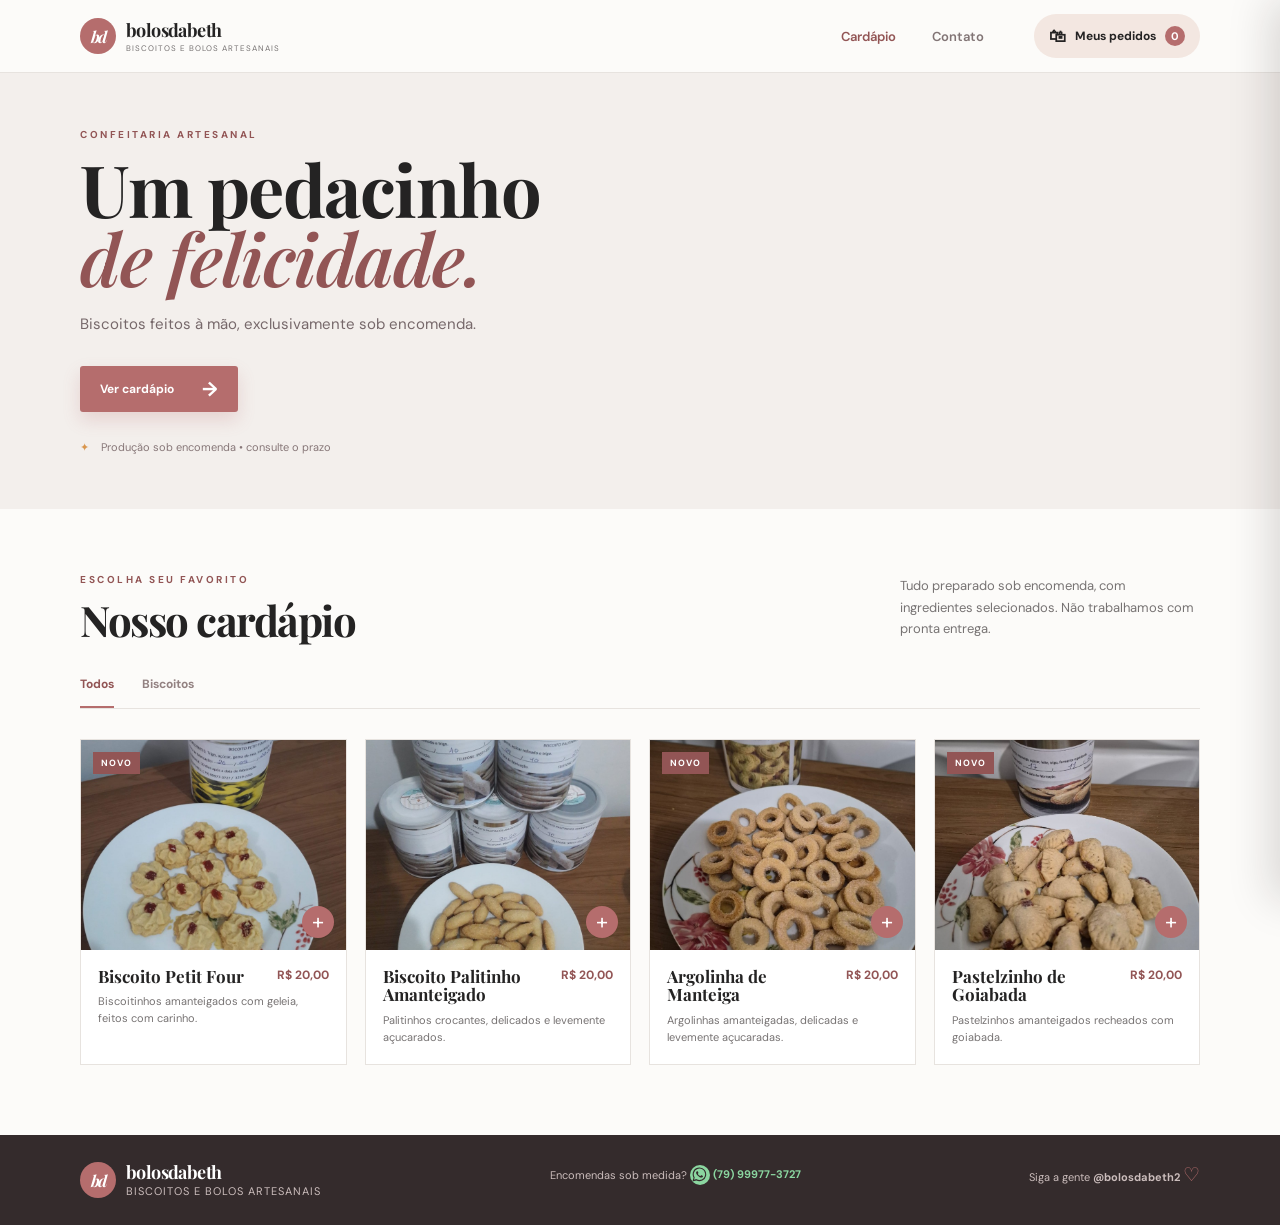
<file: index.html>
<!DOCTYPE html>
<html lang="pt-BR">
<head>
  <meta charset="UTF-8">
  <meta name="viewport" content="width=device-width, initial-scale=1.0">
  <title>bolosdabeth | Cardápio</title>
  <meta name="description" content="Biscoitos artesanais feitos sob encomenda.">
  <link rel="preconnect" href="https://fonts.googleapis.com">
  <link rel="preconnect" href="https://fonts.gstatic.com" crossorigin>
  <link href="https://fonts.googleapis.com/css2?family=DM+Sans:wght@400;500;600;700&family=Playfair+Display:wght@600;700;800&display=swap" rel="stylesheet">
  <link rel="stylesheet" href="styles.css">
</head>
<body>
  <header class="site-header">
    <div class="container header-inner">
      <a class="brand" href="#" aria-label="bolosdabeth início">
        <span class="brand-mark">bd</span>
        <span class="brand-copy">
          <strong>bolosdabeth</strong>
          <small>biscoitos e bolos artesanais</small>
        </span>
      </a>

      <nav class="main-nav" aria-label="Navegação principal">
        <a class="active" href="#cardapio">Cardápio</a>
        <a href="#contato">Contato</a>
      </nav>

      <button class="cart-button" id="cartButton" type="button" aria-label="Abrir carrinho">
        <span class="cart-icon">🛍</span>
        <span>Meus pedidos</span>
        <b id="cartCount">0</b>
      </button>
    </div>
  </header>

  <main>
    <section class="hero">
      <div class="hero-pattern" aria-hidden="true"></div>
      <div class="container hero-content">
        <div class="hero-copy">
          <p class="eyebrow">confeitaria artesanal</p>
          <h1>Um pedacinho<br><em>de felicidade.</em></h1>
          <p class="hero-description">Biscoitos feitos à mão, exclusivamente sob encomenda.</p>
          <a class="primary-button" href="#cardapio">Ver cardápio <span>→</span></a>
          <div class="hero-note">
            <span class="note-stars">✦</span>
            <span>Produção sob encomenda • consulte o prazo</span>
          </div>
        </div>
      </div>
    </section>

    <section class="menu-section container" id="cardapio">
      <div class="section-heading">
        <div>
          <p class="eyebrow">escolha seu favorito</p>
          <h2>Nosso cardápio</h2>
        </div>
        <p class="section-intro">Tudo preparado sob encomenda, com ingredientes selecionados. Não trabalhamos com pronta entrega.</p>
      </div>

      <div class="category-bar" role="tablist" aria-label="Categorias do cardápio">
        <button class="category-button active" data-category="todos" type="button">Todos</button>
        <button class="category-button" data-category="biscoitos" type="button">Biscoitos</button>
      </div>

      <div class="product-grid" id="productGrid">
        <article class="product-card" data-category="biscoitos">
          <div class="product-image">
            <span class="product-badge">novo</span>
            <img src="assets/biscoito-petit-four.jpeg" alt="Biscoitos Petit Four">
            <button class="quick-add" type="button" aria-label="Adicionar Biscoito Petit Four ao pedido" data-name="Biscoito Petit Four" data-price="20.00">+</button>
          </div>
          <div class="product-info">
            <div class="product-title"><h3>Biscoito Petit Four</h3><span>R$ 20,00</span></div>
            <p>Biscoitinhos amanteigados com geleia, feitos com carinho.</p>
          </div>
        </article>

        <article class="product-card" data-category="biscoitos">
          <div class="product-image">
            <img src="assets/biscoito-palitinho-amanteigado.jpeg" alt="Biscoitos palitinhos amanteigados">
            <button class="quick-add" type="button" aria-label="Adicionar Biscoito Palitinho Amanteigado ao pedido" data-name="Biscoito Palitinho Amanteigado" data-price="20.00">+</button>
          </div>
          <div class="product-info">
            <div class="product-title"><h3>Biscoito Palitinho Amanteigado</h3><span>R$ 20,00</span></div>
            <p>Palitinhos crocantes, delicados e levemente açucarados.</p>
          </div>
        </article>

        <article class="product-card" data-category="biscoitos">
          <div class="product-image">
            <span class="product-badge">novo</span>
            <img src="assets/argolinha-de-manteiga.jpeg" alt="Argolinha de Manteiga">
            <button class="quick-add" type="button" aria-label="Adicionar Argolinha de Manteiga ao pedido" data-name="Argolinha de Manteiga" data-price="20.00">+</button>
          </div>
          <div class="product-info">
            <div class="product-title"><h3>Argolinha de Manteiga</h3><span>R$ 20,00</span></div>
            <p>Argolinhas amanteigadas, delicadas e levemente açucaradas.</p>
          </div>
        </article>

        <article class="product-card" data-category="biscoitos">
          <div class="product-image">
            <span class="product-badge">novo</span>
            <img src="assets/pastelzinho-de-goiabada.jpeg" alt="Pastelzinho de Goiabada">
            <button class="quick-add" type="button" aria-label="Adicionar Pastelzinho de Goiabada ao pedido" data-name="Pastelzinho de Goiabada" data-price="20.00">+</button>
          </div>
          <div class="product-info">
            <div class="product-title"><h3>Pastelzinho de Goiabada</h3><span>R$ 20,00</span></div>
            <p>Pastelzinhos amanteigados recheados com goiabada.</p>
          </div>
        </article>

      </div>
    </section>

  </main>

  <footer id="contato">
    <div class="container footer-inner">
      <div class="brand footer-brand"><span class="brand-mark">bd</span><span class="brand-copy"><strong>bolosdabeth</strong><small>biscoitos e bolos artesanais</small></span></div>
      <p class="whatsapp-contact">Encomendas sob medida? <a href="https://wa.me/557999773727?text=Ol%C3%A1%2C%20vim%20pelo%20site%20bolosdabeth!" target="_blank" rel="noopener noreferrer"><span class="whatsapp-icon" aria-hidden="true"><svg viewBox="0 0 24 24" focusable="false"><path d="M12 2a9.7 9.7 0 0 0-8.4 14.55L2 22l5.6-1.55A9.7 9.7 0 1 0 12 2Zm0 17.7a8 8 0 0 1-4.1-1.13l-.3-.18-3.32.92.94-3.23-.2-.33A8 8 0 1 1 12 19.7Zm4.4-5.92c-.24-.12-1.4-.7-1.62-.78-.22-.08-.38-.12-.54.12-.16.24-.62.78-.76.94-.14.16-.28.18-.52.06-.24-.12-1-.37-1.9-1.18-.7-.63-1.18-1.4-1.32-1.64-.14-.24-.02-.37.1-.49l.36-.42c.12-.14.16-.24.24-.4.08-.16.04-.3-.02-.42-.06-.12-.54-1.3-.74-1.78-.2-.47-.4-.4-.54-.4h-.46c-.16 0-.42.06-.64.3-.22.24-.84.82-.84 2s.86 2.32.98 2.48c.12.16 1.68 2.56 4.07 3.59.57.25 1.01.4 1.36.51.57.18 1.1.15 1.51.09.46-.07 1.4-.57 1.6-1.12.2-.55.2-1.02.14-1.12-.06-.1-.22-.16-.46-.28Z"/></svg></span> <strong>(79) 99977-3727</strong></a></p>
      <p class="footer-social">Siga a gente <a href="https://www.instagram.com/bolosdabeth2/" target="_blank" rel="noopener noreferrer"><strong>@bolosdabeth2</strong></a> <span>♡</span></p>
    </div>
  </footer>

  <aside class="cart-drawer" id="cartDrawer" aria-label="Seu pedido" aria-hidden="true">
    <div class="drawer-header"><div><p class="eyebrow">seu pedido</p><h2>Minha sacola</h2></div><button id="closeCart" type="button" aria-label="Fechar carrinho">×</button></div>
    <div class="cart-items" id="cartItems"><div class="empty-cart"><span>♡</span><p>Sua sacola está vazia.</p><small>Escolha um doce para começar.</small></div></div>
    <div class="cart-footer">
      <fieldset class="delivery-options">
        <legend>Como deseja receber?</legend>
        <label><input type="radio" name="deliveryMethod" value="retirada"> Retirada na loja</label>
        <label><input type="radio" name="deliveryMethod" value="entrega"> Entrega — entrar em contato</label>
      </fieldset>
      <p class="phone-shipping-note hidden" id="phoneShippingNote">Para fazer a entrega, entre em contato pelo <a href="tel:+557999773727">(79) 99977-3727</a>.</p>
      <div class="total-row shipping-row hidden" id="shippingRow"><span>Frete</span><strong id="shippingTotal">R$ 0,00</strong></div>
      <div class="total-row"><span>Total</span><strong id="cartTotal">R$ 0,00</strong></div>
      <button class="checkout-button" type="button" id="checkoutButton">Finalizar compra <span>→</span></button>
    </div>
  </aside>
  <div class="drawer-overlay" id="drawerOverlay"></div>
  <div class="cart-toast" id="cartToast" role="status" aria-live="polite"></div>
  <script src="script.js"></script>
</body>
</html>
</file>
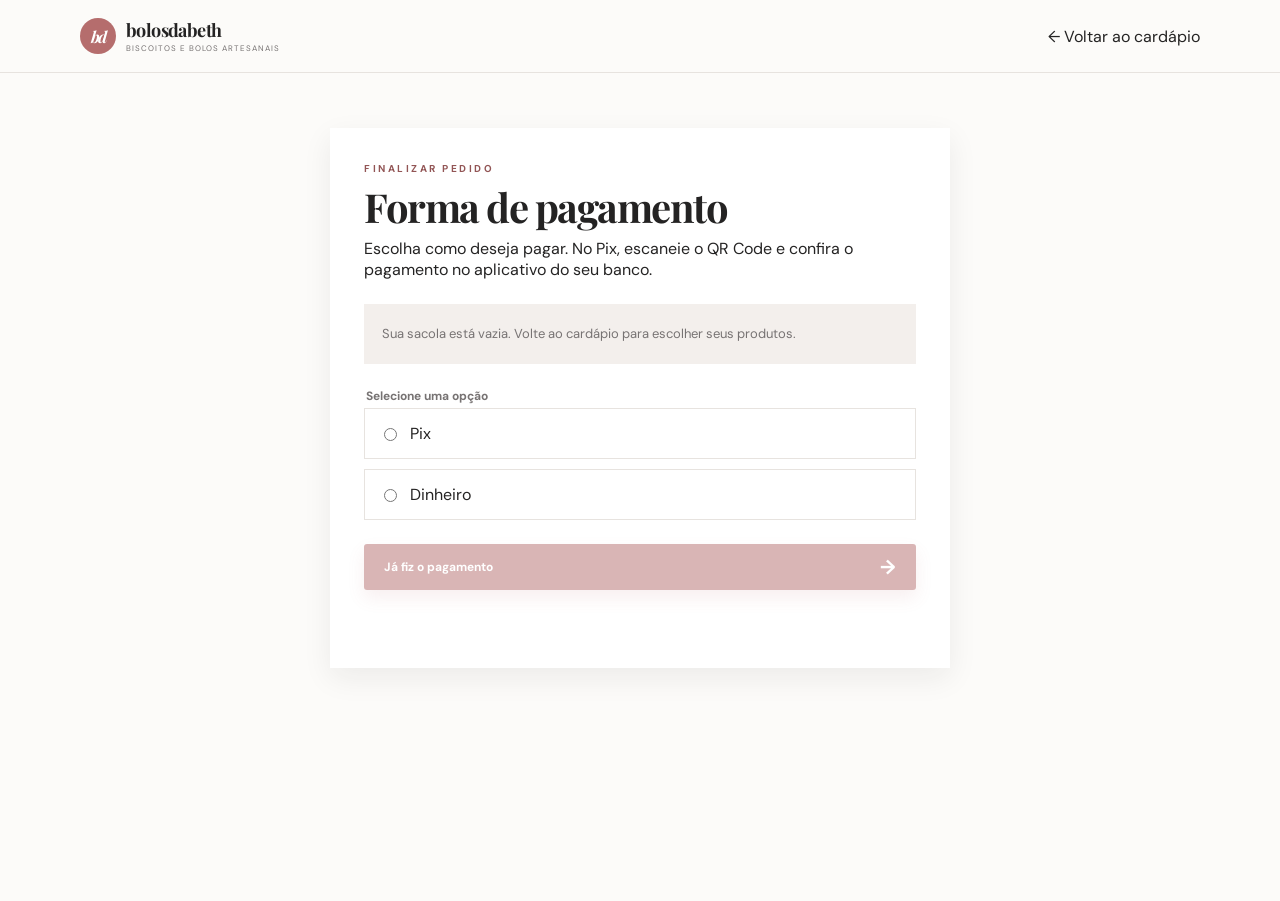
<file: pagamento.html>
<!DOCTYPE html>
<html lang="pt-BR">
<head>
  <meta charset="UTF-8">
  <meta name="viewport" content="width=device-width, initial-scale=1.0">
  <title>Pagamento | bolosdabeth</title>
  <link rel="preconnect" href="https://fonts.googleapis.com">
  <link rel="preconnect" href="https://fonts.gstatic.com" crossorigin>
  <link href="https://fonts.googleapis.com/css2?family=DM+Sans:wght@400;500;600;700&family=Playfair+Display:wght@600;700;800&display=swap" rel="stylesheet">
  <link rel="stylesheet" href="styles.css">
  <style>
    .payment-page { min-height: calc(100vh - 72px); padding: 55px 0; }
    .payment-card { width: min(620px, 100%); margin: 0 auto; padding: 34px; background: var(--paper); box-shadow: var(--shadow); }
    .payment-card h1 { margin: 8px 0 12px; font-size: 40px; }
    .payment-summary { margin: 24px 0; padding: 18px; background: var(--blush); color: var(--muted); font-size: 13px; line-height: 1.8; }
    .payment-summary strong { color: var(--rose-dark); }
    .payment-options { display: grid; gap: 10px; margin: 24px 0; padding: 0; border: 0; }
    .payment-options legend { margin-bottom: 4px; color: var(--muted); font-size: 12px; font-weight: 700; }
    .payment-option { display: flex; align-items: center; gap: 10px; border: 1px solid var(--line); padding: 14px; cursor: pointer; }
    .payment-option:has(input:checked) { border-color: var(--rose); background: var(--blush); }
    .payment-option input { accent-color: var(--rose); }
    .pix-payment { margin: 20px 0; padding: 18px; border: 1px solid var(--line); background: var(--blush); text-align: center; }
    .pix-payment #pixQrCode { display: grid; place-items: center; width: 220px; height: 220px; margin: 12px auto; background: #fff; }
    .pix-payment #pixQrCode img, .pix-payment #pixQrCode canvas { width: 220px; height: 220px; }
    .pix-payment p { color: var(--muted); font-size: 12px; line-height: 1.5; }
    .pix-copy { width: 100%; min-height: 72px; resize: vertical; border: 1px solid var(--line); padding: 10px; color: var(--muted); background: #fff; font: 10px/1.4 monospace; }
    .copy-pix { margin-top: 10px; border: 1px solid var(--rose); padding: 10px 14px; color: var(--rose-dark); background: transparent; font-size: 12px; font-weight: 700; cursor: pointer; }
    .payment-actions { display: grid; gap: 10px; }
    .payment-actions .primary-button { width: 100%; justify-content: space-between; }
    .payment-message { min-height: 20px; margin-top: 12px; color: var(--rose-dark); font-size: 12px; }
    @media (max-width: 700px) { .payment-page { padding: 28px 0; }.payment-card { padding: 24px 18px; }.payment-card h1 { font-size: 32px; } }
  </style>
</head>
<body>
  <header class="site-header">
    <div class="container header-inner">
      <a class="brand" href="index.html" aria-label="Voltar ao cardápio">
        <span class="brand-mark">bd</span>
        <span class="brand-copy"><strong>bolosdabeth</strong><small>biscoitos e bolos artesanais</small></span>
      </a>
      <a class="text-link" href="index.html">← Voltar ao cardápio</a>
    </div>
  </header>
  <main class="payment-page">
    <section class="payment-card">
      <p class="eyebrow">finalizar pedido</p>
      <h1>Forma de pagamento</h1>
      <p>Escolha como deseja pagar. No Pix, escaneie o QR Code e confira o pagamento no aplicativo do seu banco.</p>
      <div class="payment-summary" id="paymentSummary"></div>
      <fieldset class="payment-options">
        <legend>Selecione uma opção</legend>
        <label class="payment-option"><input class="payment-method" type="radio" name="paymentMethod" value="Pix"> Pix</label>
        <label class="payment-option"><input type="radio" name="paymentMethod" value="Dinheiro"> Dinheiro</label>
      </fieldset>
      <fieldset class="payment-options hidden" id="cashOptions">
        <legend>Troco</legend>
        <label class="payment-option"><input type="radio" name="changeNeeded" value="nao"> Não vou precisar de troco</label>
        <label class="payment-option"><input type="radio" name="changeNeeded" value="sim"> Vou precisar de troco</label>
        <label class="hidden" id="changeAmountField" for="changeAmount">
          Valor que vou pagar
          <input id="changeAmount" type="number" min="0.01" step="0.01" inputmode="decimal" placeholder="Ex.: 50,00">
        </label>
      </fieldset>
      <div class="pix-payment hidden" id="pixPayment">
        <strong>Pagamento via Pix</strong>
        <p>Escaneie o QR Code ou copie o código Pix. A confirmação do pagamento será feita manualmente.</p>
        <div id="pixQrCode" aria-label="QR Code Pix"></div>
        <textarea class="pix-copy" id="pixCopy" readonly placeholder="O código será gerado após escolher Pix."></textarea>
        <button class="copy-pix" id="copyPix" type="button">Copiar código Pix</button>
      </div>
      <div class="payment-actions">
        <button class="primary-button" id="confirmPayment" type="button">Já fiz o pagamento <span>→</span></button>
      </div>
      <p class="payment-message" id="paymentMessage" aria-live="polite"></p>
    </section>
  </main>
  <script src="qrcode.min.js"></script>
  <script src="pagamento.js"></script>
</body>
</html>
</file>
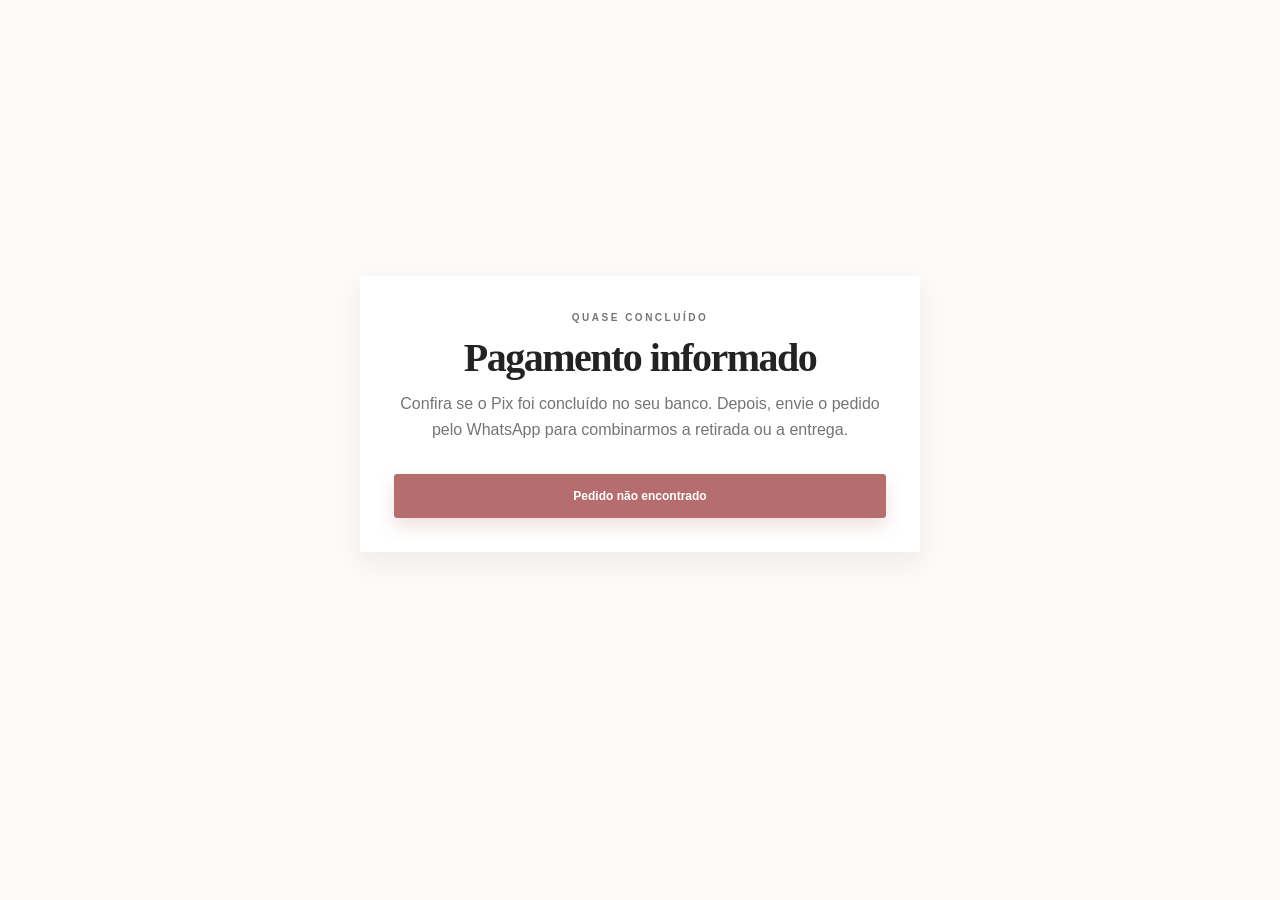
<file: pedido-enviado.html>
<!DOCTYPE html>
<html lang="pt-BR">
<head>
  <meta charset="UTF-8">
  <meta name="viewport" content="width=device-width, initial-scale=1.0">
  <title>Pedido | bolosdabeth</title>
  <link rel="stylesheet" href="styles.css">
  <style>
    .order-page { min-height: calc(100vh - 72px); display: grid; place-items: center; padding: 28px 0; }
    .order-card { width: min(560px, 100%); padding: 34px; background: var(--paper); box-shadow: var(--shadow); text-align: center; }
    .order-card h1 { margin: 8px 0 14px; font-size: 40px; }
    .order-card p { color: var(--muted); line-height: 1.6; }
    .order-card .primary-button { width: 100%; margin-top: 16px; }
  </style>
</head>
<body>
  <main class="order-page">
    <section class="order-card">
      <p class="eyebrow">quase concluído</p>
      <h1>Pagamento informado</h1>
      <p>Confira se o Pix foi concluído no seu banco. Depois, envie o pedido pelo WhatsApp para combinarmos a retirada ou a entrega.</p>
      <a class="primary-button" id="sendOrder" href="#">Enviar pedido pelo WhatsApp <span>→</span></a>
    </section>
  </main>
  <script>
    const order = localStorage.getItem("bolosdabeth-pending-order");
    const sendOrder = document.querySelector("#sendOrder");
    if (order) {
      sendOrder.href = `https://wa.me/557999773727?text=${encodeURIComponent(order)}`;
    } else {
      sendOrder.removeAttribute("href");
      sendOrder.textContent = "Pedido não encontrado";
    }
  </script>
</body>
</html>
</file>
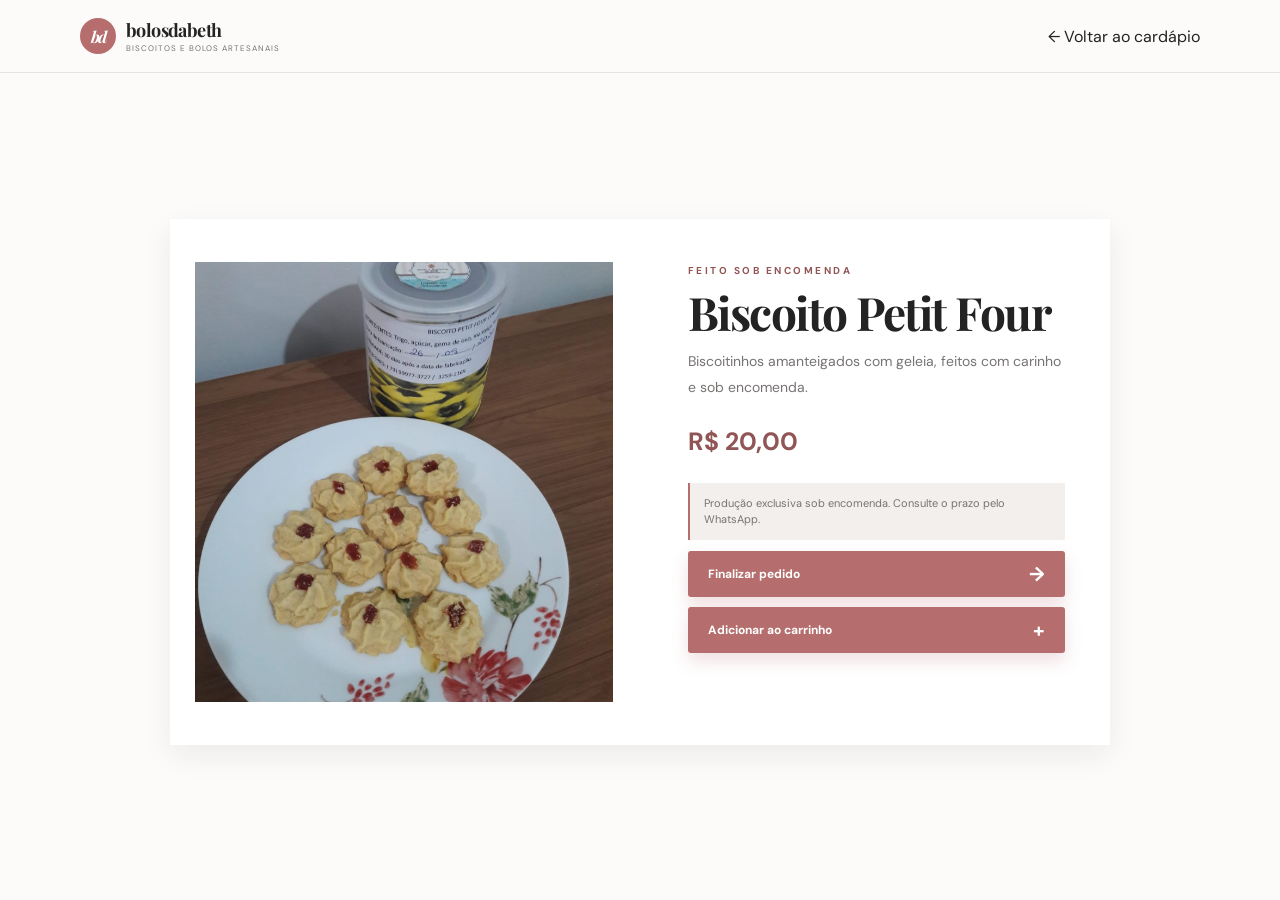
<file: produto.html>
<!DOCTYPE html>
<html lang="pt-BR">
<head>
  <meta charset="UTF-8">
  <meta name="viewport" content="width=device-width, initial-scale=1.0">
  <title>Produto | bolosdabeth</title>
  <link rel="preconnect" href="https://fonts.googleapis.com">
  <link rel="preconnect" href="https://fonts.gstatic.com" crossorigin>
  <link href="https://fonts.googleapis.com/css2?family=DM+Sans:wght@400;500;600;700&family=Playfair+Display:wght@600;700;800&display=swap" rel="stylesheet">
  <link rel="stylesheet" href="styles.css">
  <style>
    .product-detail { min-height: calc(100vh - 82px); display: grid; place-items: center; padding: 70px 0; }
    .detail-card { width: min(940px, 100%); display: grid; grid-template-columns: 1fr 1fr; gap: 55px; align-items: center; background: var(--paper); padding: 25px; box-shadow: var(--shadow); }
    .detail-image { width: 100%; height: 440px; object-fit: cover; }
    .header-contacts { display: flex; gap: 16px; margin-left: auto; color: var(--rose-dark); font-size: 11px; font-weight: 700; }
    .header-contacts a:hover { color: var(--rose); }
    .detail-copy { padding: 20px; }.detail-copy h1 { font-size: 46px; margin-bottom: 15px; }.detail-description { max-width: 380px; color: var(--muted); font-size: 14px; line-height: 1.8; margin-bottom: 25px; }
    .detail-price { display: block; color: var(--rose-dark); font-size: 25px; margin-bottom: 25px; }
    .order-note { max-width: 380px; padding: 12px 14px; border-left: 2px solid var(--rose); color: var(--muted); background: var(--blush); font-size: 11px; line-height: 1.5; }
    .detail-actions { display: grid; gap: 10px; max-width: 380px; }.detail-actions .primary-button, .secondary-button { width: 100%; justify-content: space-between; }.secondary-button { display: inline-flex; align-items: center; justify-content: space-between; gap: 28px; border: 1px solid var(--rose); border-radius: 3px; color: var(--rose-dark); background: transparent; padding: 14px 20px; font-size: 12px; font-weight: 700; }.secondary-button:hover { color: #fff; background: var(--rose); }
    .back-link { display: inline-flex; gap: 10px; color: var(--rose-dark); font-size: 12px; font-weight: 700; margin-bottom: 30px; }
    .detail-message { min-height: 20px; color: var(--rose-dark); font-size: 12px; margin-top: 15px; }
    @media (max-width: 700px) { .product-detail { min-height: calc(100vh - 64px); padding: 28px 0 42px; }.detail-card { grid-template-columns: 1fr; gap: 4px; padding: 14px; }.detail-image { height: min(58vw, 240px); }.detail-copy { padding: 18px 8px 8px; }.detail-copy h1 { font-size: 35px; line-height: 1; }.detail-description { font-size: 13px; line-height: 1.65; margin-bottom: 18px; }.detail-price { font-size: 23px; margin-bottom: 18px; }.order-note { margin-bottom: 20px; }.detail-actions { max-width: none; }.detail-actions a, .detail-actions button { min-height: 48px; }.header-contacts { gap: 8px; font-size: 9px; }.header-inner > .text-link { font-size: 11px; white-space: nowrap; }.header-inner > .text-link { border-bottom: 0; padding-bottom: 0; } }
  </style>
</head>
<body>
  <header class="site-header">
    <div class="container header-inner">
      <a class="brand" href="index.html" aria-label="Voltar ao cardápio">
        <span class="brand-mark">bd</span>
        <span class="brand-copy"><strong>bolosdabeth</strong><small>biscoitos e bolos artesanais</small></span>
      </a>
      <a class="text-link" href="index.html">← Voltar ao cardápio</a>
    </div>
  </header>
  <main class="product-detail">
    <article class="detail-card">
      <img class="detail-image" id="detailImage" alt="">
      <div class="detail-copy">
        <p class="eyebrow">feito sob encomenda</p>
        <h1 id="detailName"></h1>
        <p class="detail-description" id="detailDescription"></p>
        <strong class="detail-price" id="detailPrice"></strong>
        <p class="order-note">Produção exclusiva sob encomenda. Consulte o prazo pelo WhatsApp.</p>
        <div class="detail-actions">
          <button class="primary-button" id="detailCheckout" type="button">Finalizar pedido <span>→</span></button>
          <button class="primary-button" id="detailAdd" type="button">Adicionar ao carrinho <span>+</span></button>
        </div>
        <p class="detail-message" id="detailMessage" aria-live="polite"></p>
      </div>
    </article>
  </main>
  <script src="produto.js"></script>
</body>
</html>
</file>
<file: styles.css>
:root {
  --cream: #fcfbf9;
  --paper: #ffffff;
  --ink: #242323;
  --muted: #777373;
  --rose: #b56d6d;
  --rose-dark: #925555;
  --blush: #f3efec;
  --line: #e7e3df;
  --shadow: 0 10px 28px rgba(35, 29, 27, .07);
}

* { box-sizing: border-box; }
html { scroll-behavior: smooth; }
body { margin: 0; color: var(--ink); background: var(--cream); font-family: "DM Sans", sans-serif; }
button, a { font: inherit; }
a { color: inherit; text-decoration: none; }
.container { width: min(1120px, calc(100% - 48px)); margin: 0 auto; }

.site-header { background: rgba(252, 251, 249, .96); border-bottom: 1px solid var(--line); position: sticky; top: 0; z-index: 20; backdrop-filter: blur(14px); }
.header-inner { height: 72px; display: flex; align-items: center; justify-content: space-between; gap: 30px; }
.brand { display: flex; align-items: center; gap: 10px; }
.brand-mark { width: 36px; height: 36px; display: grid; place-items: center; border-radius: 50%; color: #fff; background: var(--rose); font-family: "Playfair Display", serif; font-size: 16px; font-weight: 700; font-style: italic; letter-spacing: -2px; }
.brand-copy { display: grid; line-height: 1; gap: 5px; }
.brand-copy strong { font-family: "Playfair Display", serif; font-size: 18px; letter-spacing: -.6px; color: var(--ink); }
.brand-copy small { color: var(--muted); font-size: 8px; letter-spacing: 1px; text-transform: uppercase; }
.main-nav { display: flex; gap: 36px; margin-left: auto; margin-right: 20px; }
.main-nav a { color: #817475; font-size: 13px; font-weight: 600; transition: color .2s; }
.main-nav a:hover, .main-nav a.active { color: var(--rose-dark); }
.cart-button { border: 0; border-radius: 99px; display: flex; align-items: center; gap: 9px; color: var(--ink); background: #f3e7e1; padding: 11px 15px; cursor: pointer; font-size: 12px; font-weight: 700; }
.cart-icon { font-size: 17px; }
.cart-button b { min-width: 20px; height: 20px; border-radius: 50%; display: grid; place-items: center; color: #fff; background: var(--rose); font-size: 11px; }

.hero { position: relative; overflow: hidden; background: var(--blush); }
.hero-pattern { display: none; }
.hero-content { min-height: 410px; position: relative; display: flex; align-items: center; }
.hero-copy { width: 100%; padding: 55px 0; position: relative; z-index: 1; }
.hero-heading-row { display: flex; align-items: center; gap: 70px; }
.hero-contacts { display: grid; gap: 12px; color: var(--rose-dark); font-size: 13px; font-weight: 700; }
.hero-contacts a:hover { color: var(--rose); }
.eyebrow { margin: 0 0 13px; color: var(--rose-dark); font-size: 10px; font-weight: 700; letter-spacing: 2.5px; text-transform: uppercase; }
h1, h2, h3, p { margin-top: 0; }
h1, h2 { font-family: "Playfair Display", serif; letter-spacing: -1.5px; }
h1 { margin-bottom: 20px; font-size: clamp(44px, 6vw, 72px); line-height: .96; }
h1 em { color: var(--rose-dark); font-weight: 600; }
.hero-description { max-width: 410px; color: #76686a; font-size: 15px; line-height: 1.7; margin-bottom: 28px; }
.primary-button, .checkout-button { display: inline-flex; align-items: center; justify-content: center; gap: 28px; border: 0; border-radius: 3px; color: #fff; background: var(--rose); padding: 15px 20px; font-size: 12px; font-weight: 700; box-shadow: 0 8px 18px rgba(181, 95, 99, .2); transition: transform .2s, background .2s; cursor: pointer; }
.primary-button:hover, .checkout-button:hover { background: var(--rose-dark); transform: translateY(-2px); }
.primary-button span, .checkout-button span { font-size: 20px; line-height: 10px; }
.hero-note { display: flex; gap: 10px; align-items: center; margin-top: 28px; color: #877778; font-size: 11px; }
.note-stars { color: #d9964d; letter-spacing: 2px; }
.hero-art { width: 46%; min-height: 420px; position: relative; display: grid; place-items: center; }
.hero-art img { width: 250px; height: 250px; object-fit: cover; border-radius: 50%; position: relative; z-index: 2; border: 7px solid rgba(255, 255, 255, .7); box-shadow: var(--shadow); }
.art-circle, .art-tag, .art-sparkle { display: none; }
.art-tag strong, .art-tag span { display: block; font-family: "Playfair Display", serif; }
.art-tag strong { color: var(--rose-dark); font-size: 18px; }
.art-tag span { font-size: 10px; }
.art-sparkle { position: absolute; color: #ce8581; font-size: 23px; z-index: 3; }
.sparkle-one { top: 65px; left: 16%; }.sparkle-two { right: 5%; top: 24%; font-size: 14px; }

.menu-section { padding-top: 64px; padding-bottom: 70px; }
.section-heading { display: flex; align-items: end; justify-content: space-between; gap: 50px; margin-bottom: 35px; }
h2 { font-size: 42px; line-height: 1; margin-bottom: 0; }
.section-intro { width: 300px; margin-bottom: 1px; color: var(--muted); font-size: 13px; line-height: 1.65; }
.category-bar { display: flex; gap: 28px; border-bottom: 1px solid var(--line); margin-bottom: 30px; overflow-x: auto; }
.category-button { border: 0; border-bottom: 2px solid transparent; white-space: nowrap; color: #938282; background: none; padding: 0 0 14px; cursor: pointer; font-size: 12px; font-weight: 700; }
.category-button:hover, .category-button.active { color: var(--rose-dark); border-bottom-color: var(--rose); }
.product-grid { display: grid; grid-template-columns: repeat(4, 1fr); gap: 18px; }
.product-card { background: var(--paper); border: 1px solid var(--line); cursor: pointer; transition: transform .2s, box-shadow .2s; }
.product-card:hover { transform: translateY(-3px); box-shadow: var(--shadow); }
.product-card:focus-visible { outline: 2px solid var(--rose); outline-offset: 4px; }
.hidden { display: none !important; }
.product-image { height: 210px; position: relative; overflow: hidden; background: var(--blush); }
.product-image img { width: 100%; height: 100%; object-fit: cover; transition: transform .4s; }
.product-card:hover .product-image img { transform: scale(1.05); }
.product-badge { position: absolute; top: 12px; left: 12px; z-index: 2; color: #fff; background: var(--rose-dark); padding: 5px 8px; font-size: 9px; font-weight: 700; letter-spacing: 1px; text-transform: uppercase; }
.quick-add { position: absolute; right: 12px; bottom: 12px; width: 32px; height: 32px; border: 0; border-radius: 50%; color: #fff; background: var(--rose); font-size: 22px; line-height: 1; cursor: pointer; transition: background .2s, transform .2s; }
.quick-add:hover { background: var(--rose-dark); transform: rotate(90deg); }
.product-info { padding: 17px 17px 19px; }
.product-title { display: flex; align-items: start; justify-content: space-between; gap: 8px; }
.product-title h3 { margin-bottom: 8px; font-family: "Playfair Display", serif; font-size: 17px; line-height: 1.1; }
.product-title span { color: var(--rose-dark); font-size: 12px; font-weight: 700; white-space: nowrap; }
.product-info p { min-height: 32px; margin: 0; color: var(--muted); font-size: 11px; line-height: 1.5; }

footer { background: #342b2c; color: #fff; padding: 27px 0; }.footer-inner { display: flex; align-items: center; justify-content: space-between; gap: 20px; }.footer-brand .brand-copy small, footer p { color: #cbbdbc; font-size: 11px; }.footer-brand .brand-copy strong { color: white; }.footer-social span { color: var(--rose); font-size: 19px; }.whatsapp-contact a { color: #8bd6a0; font-weight: 700; }.whatsapp-icon { width: 20px; height: 20px; display: inline-grid; place-items: center; border-radius: 50%; background: #8bd6a0; vertical-align: -5px; }.whatsapp-icon svg { width: 17px; height: 17px; fill: #342b2c; }

.cart-drawer { width: min(390px, 100%); height: 100vh; display: flex; flex-direction: column; position: fixed; top: 0; right: 0; z-index: 40; background: var(--paper); box-shadow: -10px 0 40px rgba(30, 20, 20, .15); transform: translateX(100%); transition: transform .3s ease; }
.cart-drawer.open { transform: translateX(0); }.drawer-overlay { position: fixed; inset: 0; z-index: 30; background: rgba(46, 31, 31, .35); opacity: 0; pointer-events: none; transition: opacity .3s; }.drawer-overlay.visible { opacity: 1; pointer-events: auto; }
.drawer-header { display: flex; justify-content: space-between; align-items: start; padding: 30px; border-bottom: 1px solid var(--line); }.drawer-header h2 { font-size: 32px; }.drawer-header button { border: 0; color: var(--muted); background: none; font-size: 30px; cursor: pointer; line-height: 1; }
.cart-items { flex: 1; overflow-y: auto; padding: 20px 30px; }.empty-cart { display: grid; place-items: center; padding: 70px 0; text-align: center; color: var(--muted); }.empty-cart span { color: var(--rose); font-size: 35px; }.empty-cart p { margin: 15px 0 5px; color: var(--ink); font-family: "Playfair Display", serif; font-size: 20px; }.empty-cart small { font-size: 11px; }
.cart-line { display: flex; justify-content: space-between; align-items: center; gap: 12px; padding: 14px 0; border-bottom: 1px solid var(--line); }.cart-line h3 { margin-bottom: 5px; font-family: "Playfair Display", serif; font-size: 16px; }.cart-line small { color: var(--muted); font-size: 11px; }.remove-item { border: 0; color: var(--rose-dark); background: none; cursor: pointer; font-size: 12px; }
.cart-footer { padding: 25px 30px 30px; border-top: 1px solid var(--line); }.total-row { display: flex; justify-content: space-between; align-items: center; margin-bottom: 20px; font-size: 13px; }.total-row strong { color: var(--rose-dark); font-size: 20px; }.checkout-button { width: 100%; justify-content: space-between; }
.phone-shipping-note { margin: 12px 0 16px; color: var(--muted); font-size: 11px; line-height: 1.5; }.phone-shipping-note a { color: var(--rose-dark); font-weight: 700; text-decoration: underline; }
.continue-shopping { width: 100%; border: 0; color: var(--rose-dark); background: none; padding: 15px 0 0; cursor: pointer; font-size: 12px; font-weight: 700; }
.cart-toast { position: fixed; right: 24px; bottom: 24px; z-index: 60; max-width: calc(100% - 48px); padding: 13px 18px; border-left: 3px solid #6fa77a; color: #315d3b; background: #edf7ef; box-shadow: var(--shadow); font-size: 12px; opacity: 0; transform: translateY(12px); pointer-events: none; transition: opacity .2s, transform .2s; }.cart-toast.visible { opacity: 1; transform: translateY(0); }
.rating-overlay { position: fixed; inset: 0; z-index: 50; display: grid; place-items: center; padding: 24px; background: rgba(36, 31, 30, .42); opacity: 0; pointer-events: none; transition: opacity .2s; }.rating-overlay.visible { opacity: 1; pointer-events: auto; }
.rating-modal { width: min(420px, 100%); position: relative; padding: 38px; text-align: center; background: var(--paper); box-shadow: var(--shadow); }.rating-modal h2 { font-size: 32px; }.rating-close { position: absolute; top: 14px; right: 17px; border: 0; color: var(--muted); background: none; font-size: 25px; cursor: pointer; }.rating-description { color: var(--muted); font-size: 13px; }.delivery-options { display: grid; gap: 9px; margin: 18px 0 4px; padding: 0; border: 0; color: var(--ink); font-size: 12px; text-align: left; }.delivery-options legend { margin-bottom: 4px; color: var(--muted); font-size: 11px; font-weight: 700; }.delivery-options label { display: flex; align-items: center; gap: 8px; }.delivery-options input { accent-color: var(--rose); }.neighborhood-field { display: grid; gap: 6px; margin: 18px 0 4px; color: var(--muted); font-size: 11px; font-weight: 700; text-align: left; }.neighborhood-field select { width: 100%; border: 1px solid var(--line); border-radius: 3px; padding: 12px; color: var(--ink); background: var(--cream); font: inherit; font-size: 13px; outline: none; }.neighborhood-field select:focus { border-color: var(--rose); }.rating-stars { display: flex; justify-content: center; gap: 5px; margin: 22px 0 7px; }.rating-stars button { border: 0; color: #d7d1cd; background: none; font-size: 32px; cursor: pointer; transition: color .15s, transform .15s; }.rating-stars button:hover, .rating-stars button.selected { color: #d99a4d; transform: scale(1.08); }.selected-rating { min-height: 18px; color: var(--rose-dark); font-size: 11px; }.rating-actions { display: grid; gap: 13px; margin-top: 21px; }.rating-actions .primary-button { width: 100%; justify-content: space-between; }.primary-button:disabled { opacity: .5; cursor: not-allowed; transform: none; }.skip-rating { border: 0; color: var(--muted); background: none; cursor: pointer; font-size: 11px; }

@media (max-width: 800px) {
  .container { width: min(100% - 32px, 560px); }.main-nav { display: none; }.header-inner { height: 68px; gap: 12px; }.cart-button span:not(.cart-icon) { display: none; }.cart-button { padding: 9px 11px; }.hero-content { min-height: auto; display: block; }.hero-copy { width: 100%; padding: 56px 0 42px; }.hero-heading-row { align-items: flex-start; gap: 24px; }.hero-contacts { margin-top: 12px; font-size: 10px; white-space: nowrap; }.hero-description { max-width: 500px; font-size: 14px; line-height: 1.65; }.hero-art { display: none; }.section-heading { display: block; }.section-intro { width: auto; margin-top: 16px; }.menu-section { padding-top: 54px; padding-bottom: 64px; }.category-bar { gap: 22px; margin-bottom: 24px; }.product-grid { grid-template-columns: 1fr; gap: 16px; }.product-image { height: 150px; }.product-image img { object-position: center 58%; }.product-info { padding: 14px 16px 16px; }.quick-add { width: 38px; height: 38px; }.footer-inner { display: grid; gap: 14px; }.footer-inner p { margin: 0; line-height: 1.5; }.cart-drawer { width: 100%; }.drawer-header, .cart-items, .cart-footer { padding-left: 22px; padding-right: 22px; }.rating-modal { width: min(420px, 100%); padding: 32px 22px; }
}
@media (max-width: 500px) {
  .container { width: min(100% - 28px, 1120px); }.header-inner { height: 64px; gap: 10px; }.main-nav { display: none; }.cart-button { padding: 8px 10px; }.cart-button span:not(.cart-icon) { display: none; }.brand { min-width: 0; }.brand-mark { width: 33px; height: 33px; font-size: 14px; }.brand-copy { gap: 3px; }.brand-copy strong { font-size: 16px; }.brand-copy small { max-width: 130px; overflow: hidden; font-size: 7px; letter-spacing: .8px; text-overflow: ellipsis; white-space: nowrap; }.hero-content { display: block; }.hero-copy { padding: 48px 0 45px; }.hero-heading-row { gap: 16px; }.hero-contacts { font-size: 9px; }.hero-description { font-size: 14px; line-height: 1.6; }.primary-button { min-height: 48px; }.section-heading { display: block; }.section-intro { width: auto; margin-top: 18px; }.menu-section { padding-top: 52px; padding-bottom: 60px; }h2 { font-size: 34px; }.category-bar { gap: 22px; margin-bottom: 22px; }.category-button { padding-bottom: 12px; }.product-grid { grid-template-columns: 1fr; gap: 14px; }.product-image { height: 125px; }.product-image img { object-position: center 58%; }.product-info { padding: 13px 16px 15px; }.product-title h3 { font-size: 18px; }.quick-add { width: 40px; height: 40px; }.footer-inner { display: grid; gap: 14px; }.footer-inner p { margin: 0; line-height: 1.5; }.cart-drawer { width: 100%; }.drawer-header, .cart-items, .cart-footer { padding-left: 22px; padding-right: 22px; }.rating-modal { padding: 32px 22px; }.rating-stars button { font-size: 30px; }
}
</file>
